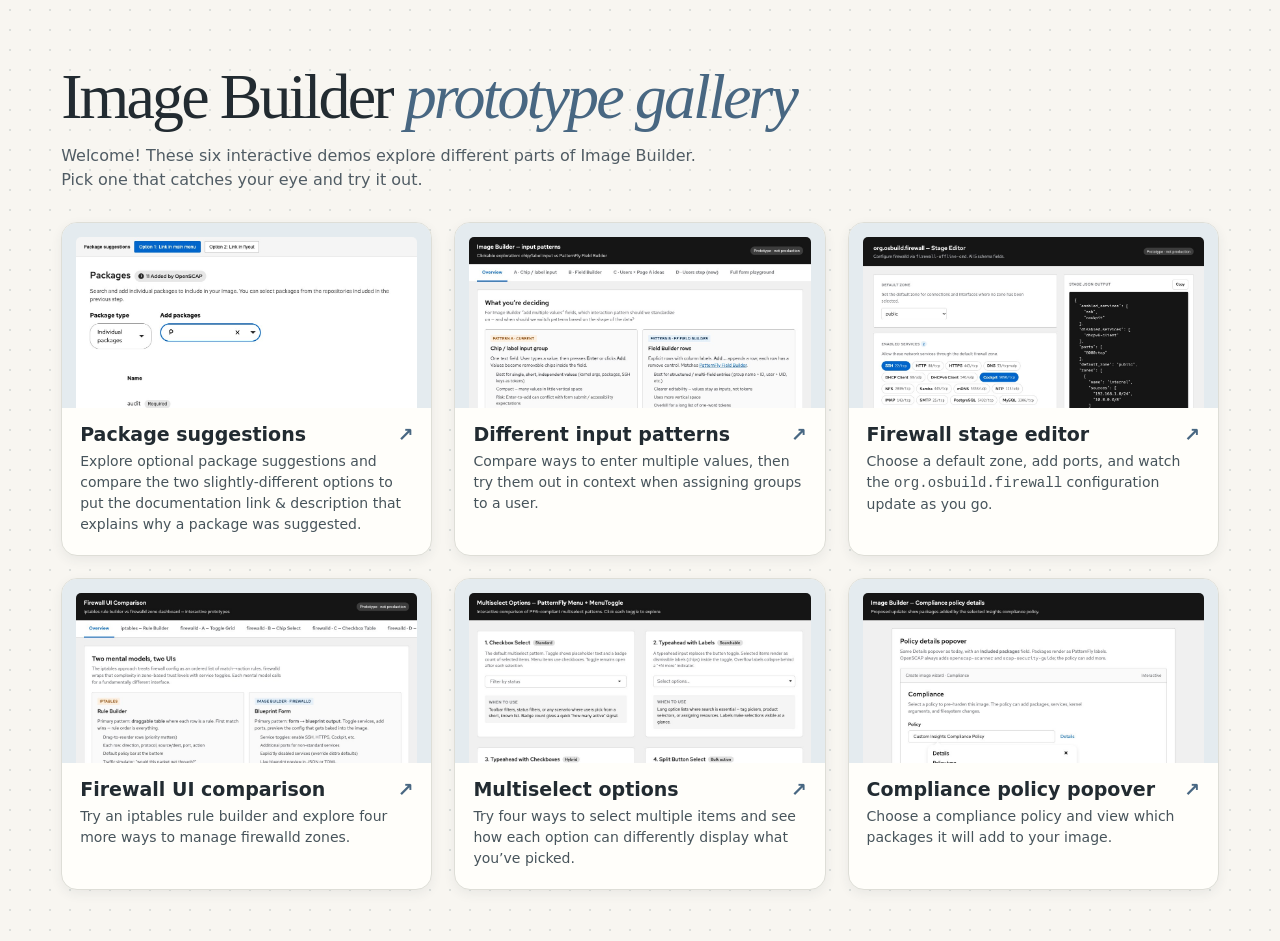
<file: index.html>
<!doctype html>
<html lang="en"><head><meta charset="utf-8"><meta name="viewport" content="width=device-width,initial-scale=1"><title>Image Builder prototype gallery</title><link rel="stylesheet" href="gallery.css?v=soft-paper"></head>
<body><main><header><h1>Image Builder <em>prototype gallery</em></h1><p>Welcome! These six interactive demos explore different parts of Image Builder. Pick one that catches your eye and try it out.</p></header><section aria-label="Prototypes"><a class="card" href="prototypes/package-recommender-trust/"><div class="frame"><img src="previews/package-recommender-trust.jpg" alt=""></div><div class="copy"><h2>Package suggestions<span aria-hidden="true">↗</span></h2><p>Explore optional package suggestions and compare the two slightly-different options to put the documentation link &amp; description that explains why a package was suggested.</p></div></a>
<a class="card" href="prototypes/ib-input-patterns/"><div class="frame"><img src="previews/ib-input-patterns.jpg" alt=""></div><div class="copy"><h2>Different input patterns<span aria-hidden="true">↗</span></h2><p>Compare ways to enter multiple values, then try them out in context when assigning groups to a user.</p></div></a>
<a class="card" href="prototypes/firewalld-osbuild-editor/"><div class="frame"><img src="previews/firewalld-osbuild-editor.jpg" alt=""></div><div class="copy"><h2>Firewall stage editor<span aria-hidden="true">↗</span></h2><p>Choose a default zone, add ports, and watch the <code>org.osbuild.firewall</code> configuration update as you go.</p></div></a>
<a class="card" href="prototypes/firewall-ui-comparison/"><div class="frame"><img src="previews/firewall-ui-comparison.jpg" alt=""></div><div class="copy"><h2>Firewall UI comparison<span aria-hidden="true">↗</span></h2><p>Try an iptables rule builder and explore four more ways to manage firewalld zones.</p></div></a>
<a class="card" href="prototypes/pf-multiselect-options/"><div class="frame"><img src="previews/pf-multiselect-options.jpg" alt=""></div><div class="copy"><h2>Multiselect options<span aria-hidden="true">↗</span></h2><p>Try four ways to select multiple items and see how each option can differently display what you’ve picked.</p></div></a>
<a class="card" href="prototypes/ib-compliance-policy-popover/"><div class="frame"><img src="previews/ib-compliance-policy-popover.jpg" alt=""></div><div class="copy"><h2>Compliance policy popover<span aria-hidden="true">↗</span></h2><p>Choose a compliance policy and view which packages it will add to your image.</p></div></a></section></main></body></html>
</file>
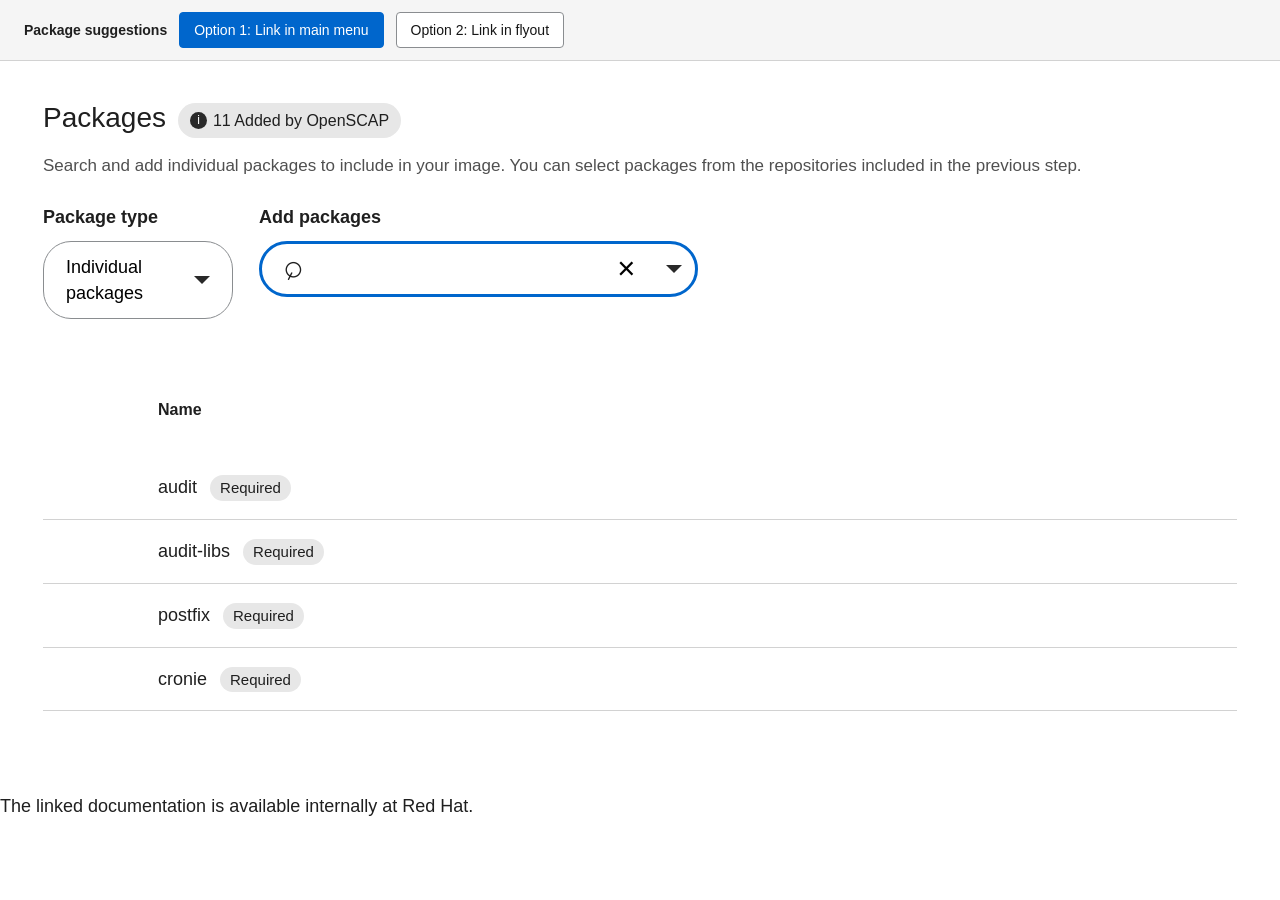
<file: prototypes/package-recommender-trust/index.html>
<!doctype html>
<html lang="en"><head><meta charset="utf-8"><meta name="viewport" content="width=device-width, initial-scale=1"><title>Image Builder — Package suggestions prototype</title>
<style>
:root{--text:#1f1f1f;--muted:#555;--line:#d2d2d2;--focus:#06c;--soft:#e7f1fa;--surface:#fff;--chip:#e7e7e7;--green:#3e8635}*{box-sizing:border-box}body{margin:0;min-height:100vh;background:#fff;color:var(--text);font:18px/1.45 "Red Hat Text",Arial,sans-serif}button,input{font:inherit}button{cursor:pointer}button:focus-visible,input:focus-visible{outline:3px solid #73bcf7;outline-offset:2px}main{padding:42px 43px 64px}h1{display:inline-block;margin:0;font-size:28px;line-height:1;font-weight:500}.openscap{display:inline-flex;align-items:center;gap:6px;margin-left:12px;padding:6px 12px;border-radius:99px;background:var(--chip);font-size:16px;font-weight:500;vertical-align:3px}.openscap i{display:grid;place-items:center;width:17px;height:17px;border-radius:50%;background:#292929;color:#fff;font-size:12px;font-style:normal}.description{max-width:1300px;margin:16px 0 25px;color:#505050;font-size:17px}.picker-layout{display:grid;grid-template-columns:262px minmax(0,1fr);gap:26px;align-items:start;max-width:1810px}label{display:block;margin-bottom:11px;font-weight:600}.type-button{width:262px;display:flex;align-items:center;justify-content:space-between;padding:12px 22px;border:1px solid #8a8d90;border-radius:28px;background:#fff;text-align:left}.chevron{width:0;height:0;border-left:8px solid transparent;border-right:8px solid transparent;border-top:8px solid #292929}.combo{position:relative}.combo-input{display:grid;grid-template-columns:42px 1fr 54px 42px;align-items:center;height:56px;overflow:hidden;border:3px solid var(--focus);border-radius:28px;background:#fff}.magnify{padding-left:20px;font-size:34px;line-height:1;transform:rotate(-18deg)}.combo-input input{width:100%;border:0;outline:0;background:transparent;font-size:20px}.clear{border:0;background:transparent;font-size:31px;line-height:1}.toggle{height:100%;border:0;background:transparent;display:grid;place-items:center}.results{position:absolute;z-index:2;top:100px;left:0;right:0;min-height:448px;padding:0 30px 16px;border-radius:0 0 15px 15px;background:var(--surface);box-shadow:0 6px 16px #0002;overflow:visible}.recommendation-toggle{width:100%;display:flex;align-items:center;gap:11px;padding:18px 0 14px;border:0;border-bottom:1px solid var(--line);background:#fff;text-align:left}.sparkle{color:var(--focus);font-size:21px}.reco-copy{display:flex;flex-direction:column}.reco-copy strong{font-size:17px;font-weight:600}.reco-copy span{color:var(--muted);font-size:14px}.reco-toggle-icon{margin-left:auto;color:var(--focus);font-size:24px}.recommendations{position:absolute;z-index:4;top:0;left:calc(100% + 8px);width:460px;padding:18px 20px 8px;border:1px solid var(--line);border-radius:4px;background:#fff;box-shadow:0 6px 16px #0003}.recommendations[hidden]{display:none}.flyout-title{margin:0 0 10px;font-size:18px;font-weight:500}.notice{display:flex;gap:9px;margin:4px 0;padding:10px 12px;border-left:3px solid var(--focus);background:var(--soft);color:#323232;font-size:14px;line-height:1.35}.suggestion{display:grid;grid-template-columns:24px minmax(0,1fr) auto;gap:10px;padding:12px 0}.suggestion h2,.result h2{margin:0;font-size:18px;font-weight:500}.suggestion p,.result p{margin:2px 0 0;color:var(--muted);font-size:16px}.reason{margin-top:6px!important;color:#3c3c3c!important;font-size:14px!important}.why{margin-top:5px;padding:0;border:0;background:transparent;color:var(--focus);font-size:14px;text-decoration:underline;text-underline-offset:3px}.evidence{display:none;margin-top:7px;padding:8px 10px;border-left:3px solid #8a8d90;background:#f5f5f5;color:#383838;font-size:14px;line-height:1.35}.evidence.visible{display:block}.add{align-self:start;min-width:70px;padding:6px 12px;border:1px solid var(--focus);border-radius:3px;background:#fff;color:var(--focus);font-size:15px;font-weight:600}.add.added{border-color:var(--green);background:#e9f5e9;color:#1e4f18}.results-label{margin:14px 0 2px;color:#6a6e73;font-size:14px;font-weight:600}.result{padding:10px 0}.result h2{font-size:20px}.result p{font-size:16px}.table{margin-top:79px;border-collapse:collapse;width:100%;max-width:1810px}.table th{padding:0 0 35px 115px;text-align:left;font-size:16px}.table td{padding:18px 0 18px 115px;border-bottom:1px solid var(--line)}.required{display:inline-block;margin-left:8px;padding:2px 10px;border-radius:15px;background:var(--chip);font-size:15px}.toast{position:fixed;bottom:24px;left:50%;transform:translate(-50%,130px);opacity:0;padding:11px 17px;background:#151515;color:#fff;transition:.2s}.toast.show{transform:translate(-50%,0);opacity:1}@media(max-width:1280px){.recommendations{left:auto;right:0;top:100%;margin-top:8px}}@media(max-width:720px){main{padding:28px 20px}.picker-layout{grid-template-columns:1fr;gap:20px}.type-button{width:100%}.table{margin-top:460px}.table th,.table td{padding-left:20px}.recommendations{position:static;width:auto;margin:8px 0 0}}@media(max-width:480px){.suggestion{grid-template-columns:22px minmax(0,1fr)}.add{grid-column:2;justify-self:start}.openscap{margin:10px 0 0;vertical-align:0}}
/* PatternFly component composition overrides for this constrained autocomplete layout. */
#results .pf-v6-c-menu__list{margin:0;padding:0;list-style:none}
#results .pf-v6-c-menu__list-item{list-style:none;margin:0;padding:0}#results .pf-v6-c-menu__list-item::marker{content:""}
#results .suggestion,#results .result{position:relative;display:block;min-height:72px;width:100%;padding:16px 58px 16px 22px;background:#fff;border:0;text-align:left;cursor:pointer}
#results .suggestion{display:grid;grid-template-columns:24px minmax(0,1fr);gap:10px;padding-left:16px}
#results .suggestion:hover,#results .result:hover,#results .suggestion:focus-within,#results .result:focus-within{background:#f0f0f0}
#results .suggestion.is-selected,#results .result.is-selected{background:#f0f0f0}
#results .suggestion.is-selected::after,#results .result.is-selected::after{content:"✓";position:absolute;right:24px;top:20px;color:#06c;font-size:27px;font-weight:700;line-height:1}
#results .suggestion .add{display:none}#results .result h2,#results .suggestion h2{font-weight:400}#results .result p,#results .suggestion p{font-weight:400}
#results .suggestion{cursor:pointer}#results .suggestion:has(.add.added){background:#f0f0f0}#results .add{width:44px;min-width:44px;height:44px;padding:0;border:0;background:transparent;color:transparent;font-size:0}#results .add:hover{background:#e7f1fa}#results .add::after{content:""}#results .add.added{border:0;background:transparent;color:transparent}#results .add.added::after{content:"✓";color:#06c;font-size:28px;font-weight:700}
#results .recommendation-toggle{display:flex;align-items:center;justify-content:flex-start;min-height:0;height:auto;text-align:left}#results .reco-copy{align-items:flex-start;text-align:left}#results .suggestion{display:grid;grid-template-columns:24px minmax(0,1fr) auto;align-items:start;text-align:left;background:transparent;border:0}#results .suggestion .pf-v6-c-menu__item-main{display:block;text-align:left}#results .result{display:block;background:transparent;text-align:left;border:0}.combo-input{display:flex!important;align-items:center!important}.combo-input .pf-v6-c-text-input-group__main{display:flex!important;align-items:center!important;flex:1!important;min-width:0}.combo-input .pf-v6-c-text-input-group__text{flex:1}.combo-input .pf-v6-c-text-input-group__utilities{display:flex!important;align-items:center}.combo-input .magnify{position:static!important;padding-left:20px!important}.combo-input .clear,.combo-input .toggle{width:54px;height:50px;flex:0 0 auto}.combo-input .toggle{width:42px}.combo-input input{min-width:0}.pf-v6-c-label.openscap{color:var(--text)}
#results .suggestion,#results .result{position:relative!important;width:100%!important;min-height:72px!important;padding:16px 60px 16px 24px!important;background:#fff!important;cursor:pointer!important}
#results .suggestion{display:grid!important;grid-template-columns:24px minmax(0,1fr)!important;gap:10px!important}
#results .suggestion:hover,#results .result:hover,#results .suggestion:focus-visible,#results .result:focus-visible,#results .suggestion.is-selected,#results .result.is-selected{background:#f0f0f0!important}
#results .suggestion.is-selected::after,#results .result.is-selected::after{content:"✓";position:absolute;right:24px;top:18px;color:#06c;font-size:28px;font-weight:700}
#results .suggestion .add{display:none!important}#results .pf-v6-c-menu__list,#results .pf-v6-c-menu__list-item{list-style:none!important;margin:0!important;padding:0!important}#results .pf-v6-c-menu__list-item::marker{content:""}
#results [hidden]{display:none!important}
#results.is-empty{min-height:450px;padding:0 24px 24px}#results.is-empty .recommendation-toggle{border:0;padding:26px 18px 4px;font-size:21px}#results.is-empty .suggestion-intro{display:block;padding:0 18px 24px;border-bottom:1px solid #c7c7c7;font-size:17px;line-height:1.5}#results .suggestion-intro{display:none}#results .suggestion-intro a{color:#06c;text-decoration:underline;text-decoration-style:dotted;text-underline-offset:4px;margin-left:8px}#results.is-empty .results-label{margin:22px 18px 0;font-size:16px;font-weight:400;color:#555}#results.is-empty .empty-prompt{display:flex;flex-direction:column;align-items:center;justify-content:center;min-height:220px;max-width:650px;margin:auto;text-align:center;gap:14px}#results.is-empty .empty-prompt strong{font-size:22px;color:#151515}#results.is-empty .empty-prompt span{font-size:18px;color:#555}#results.is-empty .reco-toggle-icon{color:#6a6e73;font-size:30px}
#results.is-empty .empty-prompt{font-size:0}#results.is-empty .empty-prompt::before{content:"Search to add packages";font-size:22px;font-weight:600;color:#151515}#results.is-empty .empty-prompt::after{content:"Search for a package by name in order to add it to your image.";font-size:18px;color:#555;max-width:500px}
.picker-layout{max-width:930px}#results .recommendations{width:600px}@media(max-width:1550px){.picker-layout{max-width:650px;grid-template-columns:190px minmax(0,1fr)}.type-button{width:190px}#results .recommendations{width:450px;left:calc(100% + 8px);right:auto;top:0;margin:0}}@media(max-width:1200px){#results .recommendations{left:0;right:auto;top:100%;margin-top:8px}}@media(max-width:720px){.picker-layout{grid-template-columns:1fr}.type-button{width:100%}}
#results:has(.empty-prompt:not([hidden])){min-height:0;padding-bottom:0}.empty-prompt{padding:30px 8px 34px;color:#555;font-size:16px}
</style><script defer src="package-recommender-variants.js"></script></head><body><main>
<h1>Packages</h1><span class="openscap pf-v6-c-label pf-m-grey"><i>i</i> 11 Added by OpenSCAP</span><p class="description">Search and add individual packages to include in your image. You can select packages from the repositories included in the previous step.</p>
<div class="picker-layout"><section class="pf-v6-c-form__group"><label class="pf-v6-c-form__label">Package type</label><button class="type-button pf-v6-c-menu-toggle" type="button">Individual packages <span class="chevron" aria-hidden="true"></span></button></section><section class="combo pf-v6-c-form__group" aria-label="Add packages"><label class="pf-v6-c-form__label" for="package-search">Add packages</label><div class="combo-input pf-v6-c-text-input-group"><div class="pf-v6-c-text-input-group__main pf-m-icon"><span class="magnify pf-v6-c-text-input-group__icon" aria-hidden="true">⌕</span><span class="pf-v6-c-text-input-group__text"><input class="pf-v6-c-text-input-group__text-input" id="package-search" value="python" autocomplete="off"></span></div><div class="pf-v6-c-text-input-group__utilities"><button class="clear pf-v6-c-button pf-m-plain" id="clear" type="button" aria-label="Clear search">×</button><button class="toggle pf-v6-c-button pf-m-plain" id="toggle" type="button" aria-label="Toggle package results"><span class="chevron" aria-hidden="true"></span></button></div></div><div class="results pf-v6-c-menu" id="results">
<div class="pf-v6-c-menu__content"><section class="pf-v6-c-menu__item-group"><button class="recommendation-toggle pf-v6-c-menu__item" id="reco-toggle" type="button" aria-expanded="false"><span class="sparkle pf-v6-c-menu__item-icon" aria-hidden="true">✦</span><span class="reco-copy pf-v6-c-menu__item-main"><strong class="pf-v6-c-menu__item-text">Suggested for your image</strong></span><span class="reco-toggle-icon" aria-hidden="true">›</span></button><div class="suggestion-intro" id="suggestion-intro">Suggestions are optional. Image Builder resolves dependencies when it builds your image. <a href="#documentation-note" target="_blank" rel="noopener noreferrer">How package suggestions work ↗</a></div><div class="recommendations" id="recommendations" hidden><h2 class="flyout-title">Suggested for your image</h2><ul class="pf-v6-c-menu__list" role="menu">
<li class="pf-v6-c-menu__list-item"><article class="suggestion"><span class="sparkle pf-v6-c-menu__item-icon" aria-hidden="true">✦</span><div class="pf-v6-c-menu__item-main"><h2 class="pf-v6-c-menu__item-text">aide</h2><p class="pf-v6-c-menu__item-description">Advanced Intrusion Detection Environment</p><p class="reason"><strong>Why this is suggested:</strong> The selected OpenSCAP hardening profile may use file-integrity monitoring.</p></div><button class="add pf-v6-c-button pf-m-secondary" type="button" data-package="aide">Add</button></article></li>
<li class="pf-v6-c-menu__list-item"><article class="suggestion"><span class="sparkle pf-v6-c-menu__item-icon" aria-hidden="true">✦</span><div class="pf-v6-c-menu__item-main"><h2 class="pf-v6-c-menu__item-text">rsyslog</h2><p class="pf-v6-c-menu__item-description">System logging service</p><p class="reason"><strong>Why this is suggested:</strong> Your selected OpenSCAP profile may rely on persistent system logging for auditing.</p></div><button class="add pf-v6-c-button pf-m-secondary" type="button" data-package="rsyslog">Add</button></article></li></ul></div></section>
<div class="empty-prompt" id="empty-prompt" role="status" hidden>Search for a package by name to add it to your image.</div><p class="results-label">Package results</p><ul class="pf-v6-c-menu__list" role="menu"><li class="pf-v6-c-menu__list-item"><article class="result pf-v6-c-menu__item"><h2 class="pf-v6-c-menu__item-text">python-cups-doc</h2><p class="pf-v6-c-menu__item-description">May 2035, Documentation for python-cups</p></article></li><li class="pf-v6-c-menu__list-item"><article class="result pf-v6-c-menu__item"><h2 class="pf-v6-c-menu__item-text">python-pyqt6-rpm-macros</h2><p class="pf-v6-c-menu__item-description">May 2035, RPM macros for python-pyqt6</p></article></li><li class="pf-v6-c-menu__list-item"><article class="result pf-v6-c-menu__item"><h2 class="pf-v6-c-menu__item-text">python-rpm-macros</h2><p class="pf-v6-c-menu__item-description">May 2035, The common Python RPM macros</p></article></li><li class="pf-v6-c-menu__list-item"><article class="result pf-v6-c-menu__item"><h2 class="pf-v6-c-menu__item-text">python-srpm-macros</h2><p class="pf-v6-c-menu__item-description">May 2035, RPM macros for building Python source packages</p></article></li><li class="pf-v6-c-menu__list-item"><article class="result pf-v6-c-menu__item"><h2 class="pf-v6-c-menu__item-text">python-unversioned-command</h2><p class="pf-v6-c-menu__item-description">3.12.10, May 2035, The "python" command that runs Python 3</p></article></li></ul></div></div></section></div>
<table class="table"><thead><tr><th>Name</th></tr></thead><tbody><tr><td>audit <span class="required">Required</span></td></tr><tr><td>audit-libs <span class="required">Required</span></td></tr><tr><td>postfix <span class="required">Required</span></td></tr><tr><td>cronie <span class="required">Required</span></td></tr></tbody></table></main><div class="toast" id="toast" role="status" aria-live="polite"></div>
<script>document.addEventListener('DOMContentLoaded',()=>{document.querySelectorAll('#results .suggestion,#results .result').forEach(row=>{const name=row.querySelector('h2')?.textContent.trim()||'Package';row.setAttribute('role','option');row.setAttribute('aria-selected','false');row.setAttribute('aria-label',name);row.tabIndex=0;const action=row.querySelector('.add');if(action){action.tabIndex=-1;action.setAttribute('aria-hidden','true')}function select(){const selected=row.classList.toggle('is-selected');row.setAttribute('aria-selected',String(selected));if(action){action.classList.toggle('added',selected);action.textContent=selected?'Added':'Add'}document.getElementById('toast').textContent=name+(selected?' selected':' deselected')}row.addEventListener('click',event=>{if(event.target.closest('.why,.evidence,a'))return;select()});row.addEventListener('keydown',event=>{if(event.target!==row)return;if(event.key==='Enter'||event.key===' '){event.preventDefault();select()}})});const field=document.getElementById('package-search'),prompt=document.getElementById('empty-prompt'),group=document.getElementById('recommendations'),entry=document.getElementById('reco-toggle'),label=document.querySelector('#results .results-label');function syncEmpty(){const empty=!field.value.trim();prompt.hidden=!empty;entry.hidden=false;group.hidden=true;group.removeAttribute('style');entry.removeAttribute('style');label.style.display='';document.querySelectorAll('#results .result').forEach(row=>row.style.display=empty?'none':'');document.getElementById('results').classList.toggle('is-empty',empty)}field.addEventListener('focus',syncEmpty);field.addEventListener('input',syncEmpty);document.getElementById('toggle').addEventListener('click',syncEmpty);document.getElementById('clear').addEventListener('click',syncEmpty);syncEmpty()});</script>
<script>const results=document.getElementById('results'),toggle=document.getElementById('toggle'),reco=document.getElementById('recommendations'),recoToggle=document.getElementById('reco-toggle'),toast=document.getElementById('toast'),searchInput=document.getElementById('package-search'),normalResults=document.querySelectorAll('.result,.results-label');searchInput.value='';results.hidden=true;function showToast(m){toast.textContent=m;toast.classList.add('show');clearTimeout(showToast.t);showToast.t=setTimeout(()=>toast.classList.remove('show'),2400)}function updateMenu(){results.hidden=false;const empty=!searchInput.value.trim();normalResults.forEach(item=>item.style.display=empty?'none':'');if(empty){reco.hidden=false;reco.style.position='static';reco.style.width='auto';reco.style.margin='0';reco.style.border='0';reco.style.boxShadow='none';reco.style.padding='10px 0 4px';recoToggle.style.display='none'}else{reco.hidden=true;reco.removeAttribute('style');recoToggle.style.display='flex';recoToggle.setAttribute('aria-expanded','false');recoToggle.querySelector('.reco-toggle-icon').textContent='›'}}toggle.addEventListener('click',()=>{results.hidden=!results.hidden;if(!results.hidden)updateMenu()});searchInput.addEventListener('focus',updateMenu);searchInput.addEventListener('input',updateMenu);document.getElementById('clear').addEventListener('click',()=>{searchInput.value='';searchInput.focus()});recoToggle.addEventListener('click',()=>{const h=reco.toggleAttribute('hidden');recoToggle.setAttribute('aria-expanded',String(!h));recoToggle.querySelector('.reco-toggle-icon').textContent=h?'›':'‹'});document.querySelectorAll('.why').forEach(b=>b.addEventListener('click',()=>{const d=b.nextElementSibling,v=d.classList.toggle('visible');b.setAttribute('aria-expanded',v);b.textContent=v?'Hide recommendation details':'Recommendation details'}));document.querySelectorAll('.add').forEach(b=>b.addEventListener('click',()=>{const a=b.classList.toggle('added');b.textContent=a?'Added':'Add';showToast(`${b.dataset.package} ${a?'added to':'removed from'} your image.`)}));</script><script src="package-recommender-flyout-hover.js"></script><p id="documentation-note">The linked documentation is available internally at Red Hat.</p></body></html>
</file>
<file: gallery.css>
* { box-sizing: border-box; }
body { margin: 0; background-color: #f8f6f1; background-image: radial-gradient(circle, rgb(14 59 67 / 12%) .8px, transparent 1.1px); background-size: 20px 20px; color: #222b31; font: 16px/1.5 system-ui,sans-serif; }
main { max-width: 1260px; margin: auto; padding: clamp(24px,4vw,60px); }
header { padding: 12px 0 30px; }
h1 { font: 500 clamp(38px,5vw,70px)/1.05 Georgia,serif; letter-spacing: -.045em; margin: 0 0 14px; }
h1 em { color: #486782; }
header p { max-width: 65ch; color: #505c64; margin: 0; }
section { display: grid; grid-template-columns: repeat(3,minmax(0,1fr)); gap: 22px; }
.card { background: #fffefa; border: 1px solid #deded7; border-radius: 16px; color: inherit; text-decoration: none; overflow: hidden; box-shadow: 0 4px 12px #25324212; transition: transform .2s, box-shadow .2s; }
.frame { background: #e4ebef; padding: 14px 14px 0; overflow: hidden; }
.frame img { width: 100%; aspect-ratio: 2 / 1; object-fit: cover; object-position: top; display: block; border-radius: 5px 5px 0 0; }
.copy { padding: 15px 18px 20px; }
h2 { display: flex; justify-content: space-between; gap: 8px; margin: 0 0 5px; font-size: 19px; line-height: 1.2; }
h2 span { color: #486782; }
.copy p { margin: 0; font-size: 14px; color: #47545b; }
.card:focus-visible { outline: 3px solid #406e92; outline-offset: 3px; }
@media (hover:hover) { .card:hover { transform: translateY(-4px) scale(1.012); box-shadow: 0 14px 28px #25324225; } }
@media (max-width: 900px) { section { grid-template-columns: repeat(2,minmax(0,1fr)); } }
@media (max-width: 600px) { section { grid-template-columns: 1fr; } }
@media (prefers-reduced-motion: reduce) { .card { transition: none; } .card:hover { transform: none; } }
</file>
